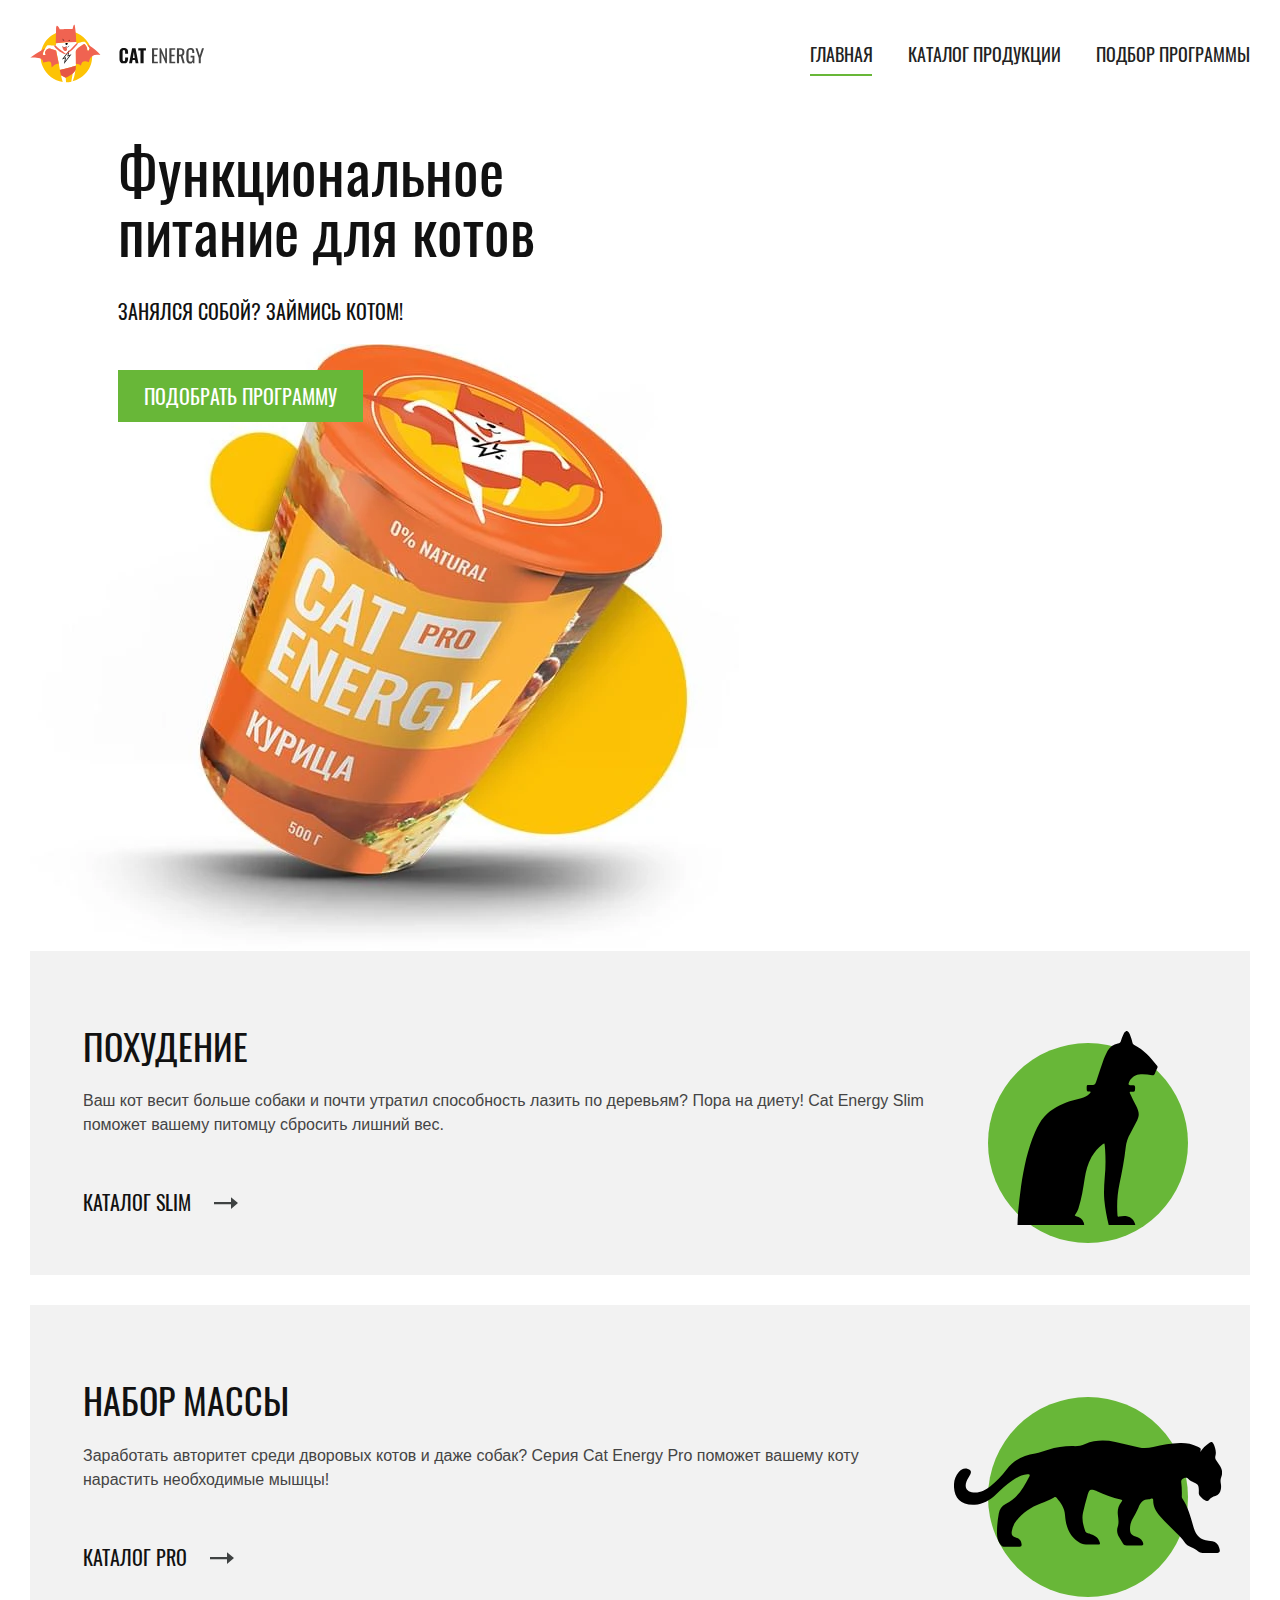
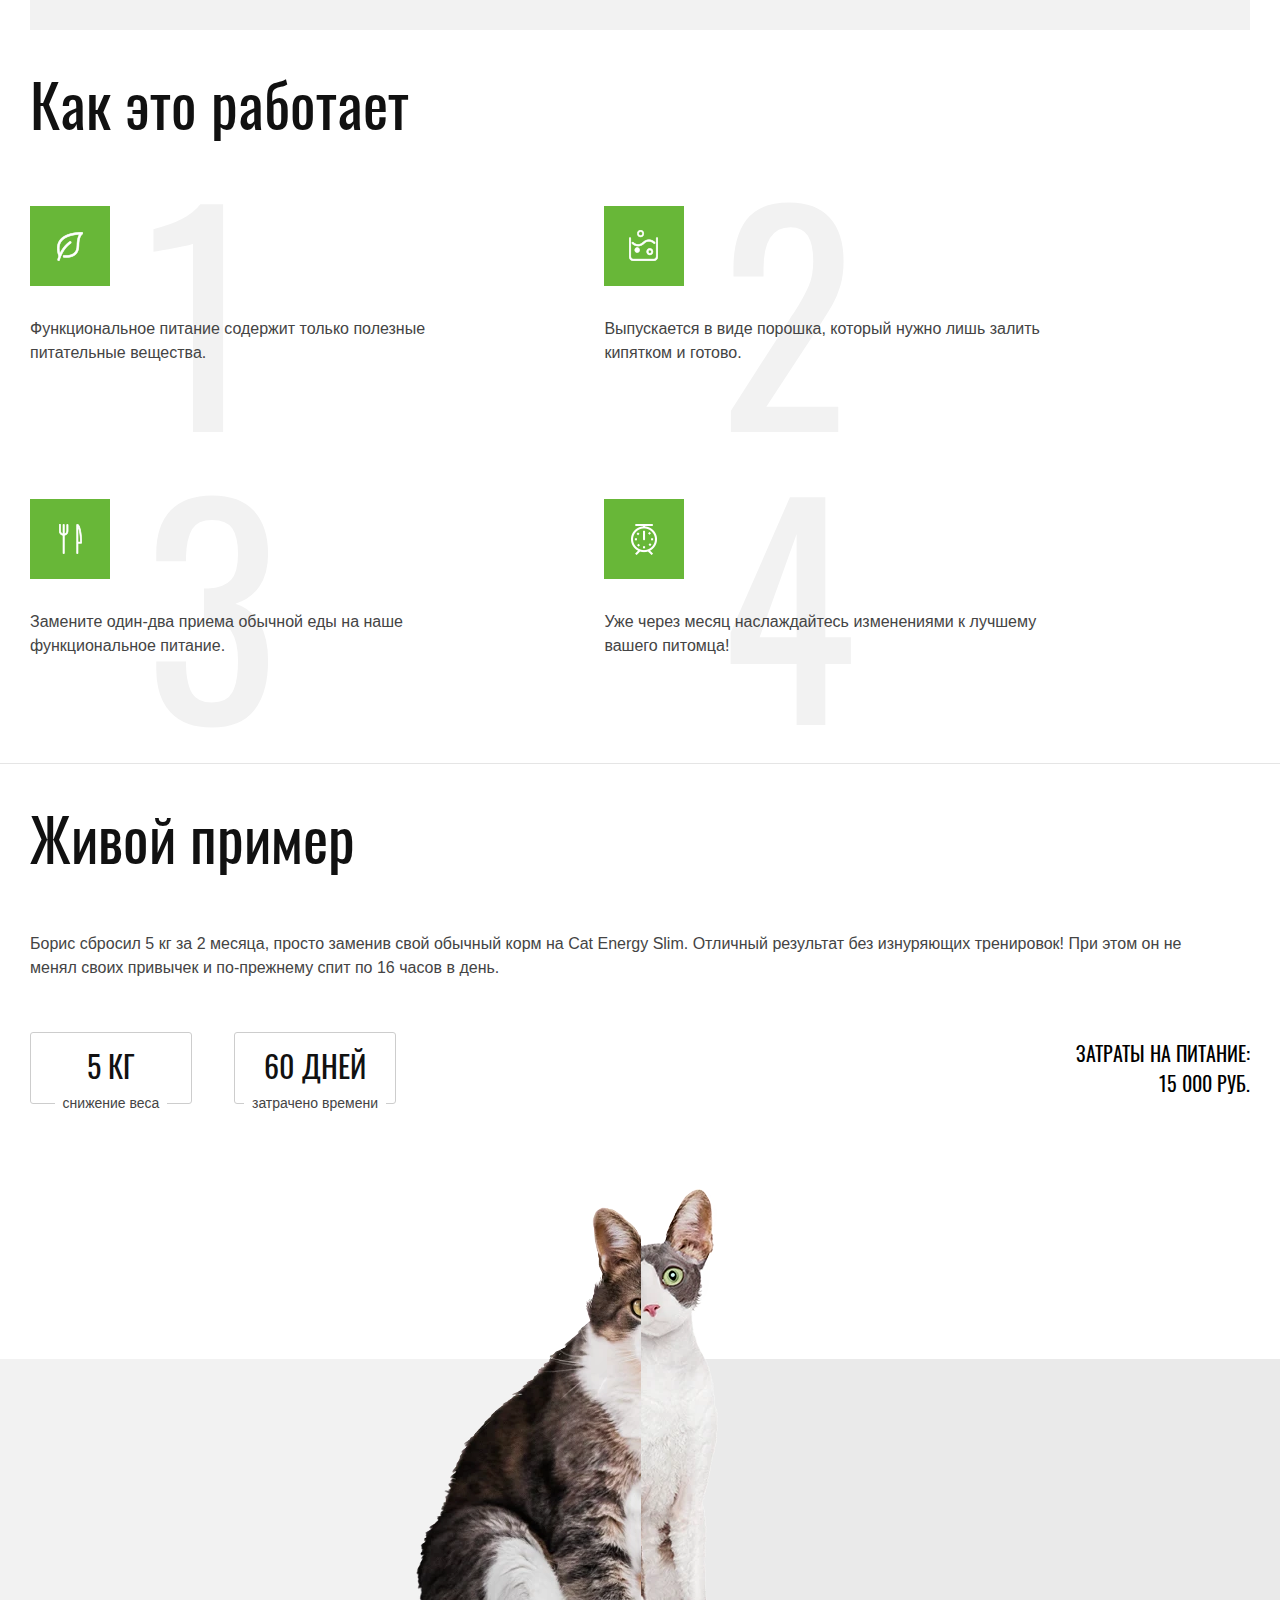
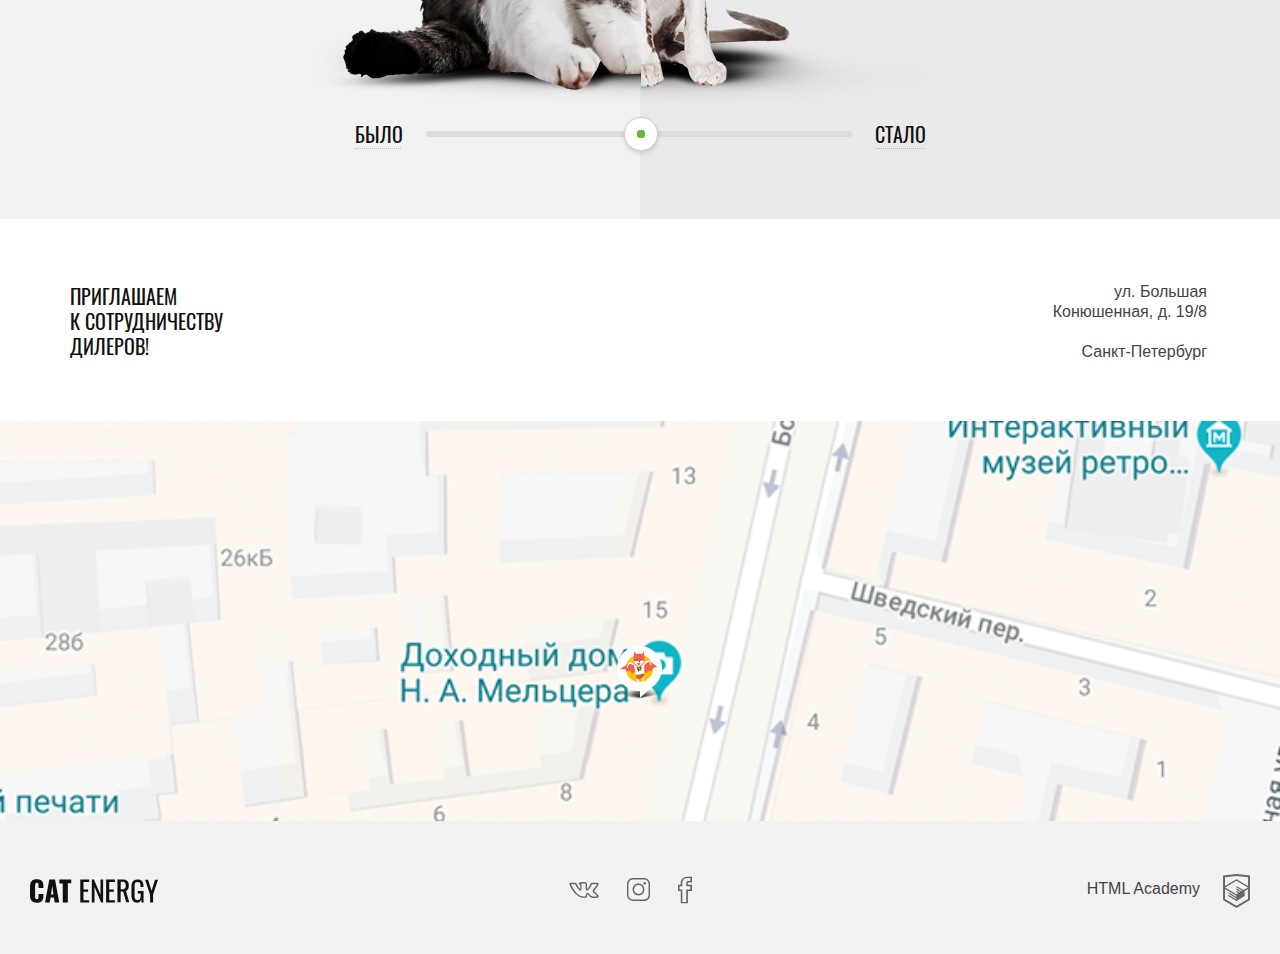
<file: index.html>
<!DOCTYPE html>
<html lang="ru">
  <head>
    <meta charset="utf-8">
    <title>HTML Academy: Кэт энерджи</title>
    <link href="css/style-min.css" rel="stylesheet">
    <meta name="viewport" content="width=device-width, initial-scale=1">
  </head>
  <body>
    <header class="page-header">
      <div class="page-header__wrapper">

        <div class="page-header__logo-wrapper">
          <a href="index.html" class="page-header__logo">
            <picture>
              <source srcset="./img/logo-desktop.svg" media="(min-width: 1300px)">
              <source srcset="./img/logo-tablet.svg" media="(min-width: 768px)">
              <img src="./img/logo-mobile.svg" width="191" height="39" alt="Cat Energy">
            </picture>
          </a>
        </div>

        <nav class="main-nav main-nav--nojs main-nav--index">
          <button class="main-nav__toggle" type="button">Меню</button>
          <ul class="main-nav__list">
            <li class="main-nav__item main-nav__item--active">
              <a class="main-nav__link" href="index.html">Главная</a>
            </li>
            <li class="main-nav__item">
              <a class="main-nav__link" href="catalog.html">Каталог продукции</a>
            </li>
            <li class="main-nav__item">
              <a class="main-nav__link" href="form.html">Подбор программы</a>
            </li>
          </ul>
        </nav>

      </div>
    </header>

    <main class="page-main">

      <section class="promo">
        <div class="promo__wrapper">

          <h1 class="promo__title">Функциональное питание для котов</h1>
          <p class="promo__slogan">Занялся собой? Займись котом!</p>
          <div class="promo__img">
            <picture>
              <source type="image/webp" srcset="./img/index-can-desktop@1x.webp 1x, ./img/index-can-desktop@2x.webp 2x" media="(min-width: 1300px)">
              <source type="image/webp" srcset="./img/index-can-tablet@1x.webp 1x, ./img/index-can-tablet@2x.webp 2x" media="(min-width: 768px)">
              <source type="image/webp" srcset="./img/index-can-mobile@1x.webp 1x, ./img/index-can-mobile@2x.webp 2x">

              <source srcset="./img/index-can-desktop@1x.png 1x, ./img/index-can-desktop@2x.png 2x" media="(min-width: 1300px)">
              <source srcset="./img/index-can-tablet@1x.jpg 1x, ./img/index-can-tablet@2x.jpg 2x" media="(min-width: 768px)">
              <img src="./img/index-can-mobile@1x.png" srcset="./img/index-can-mobile@2x.png 2x" width="280" height="270" alt="Cat Energy">
            </picture>
          </div>
          <a href="form.html" class="button promo__button">Подобрать программу</a>

        </div>
      </section>

      <section class="programs">
        <div class="programs__wrapper">

          <h2 class="visually-hidden">Программы питания</h2>

          <article class="programs__item programs__item--slim">
            <h3 class="programs__title">Похудение</h3>
            <p class="programs__desc">Ваш кот весит больше собаки и почти утратил способность лазить по деревьям? Пора на диету! Cat Energy Slim поможет вашему питомцу сбросить лишний вес.</p>
            <a href="catalog.html" class="programs__button">Каталог Slim</a>
          </article>

          <article class="programs__item programs__item--pro">
            <h3 class="programs__title">Набор массы</h3>
            <p class="programs__desc">Заработать авторитет среди дворовых котов и даже собак? Серия Cat Energy Pro поможет вашему коту нарастить необходимые мышцы!</p>
            <a href="catalog.html" class="programs__button">Каталог Pro</a>
          </article>

        </div>
      </section>

      <section class="advantage">
        <div class="advantage__wrapper">

          <h2 class="advantage__title">Как это работает</h2>

          <ul class="advantage__list">
            <li class="advantage__item advantage__item--leaf">
              <p class="advantage__text">Функциональное питание содержит только полезные питательные вещества.</p>
            </li>

            <li class="advantage__item advantage__item--powder">
              <p class="advantage__text">Выпускается в виде порошка, который нужно лишь залить кипятком и готово.</p>
            </li>

            <li class="advantage__item advantage__item--dining">
              <p class="advantage__text">Замените один-два приема обычной еды на наше функциональное питание.</p>
            </li>

            <li class="advantage__item advantage__item--clock">
              <p class="advantage__text">Уже через месяц наслаждайтесь изменениями к лучшему вашего&nbsp;питомца!</p>
            </li>
          </ul>

        </div>
      </section>

      <section class="example">
        <div class="example__wrapper">

          <div class="example__stats stats">
            <h2 class="stats__title">Живой пример</h2>
            <p class="stats__text">
              Борис сбросил 5 кг за 2 месяца, просто заменив свой обычный корм на Cat Energy Slim.
              Отличный результат без изнуряющих тренировок! При этом он не менял своих привычек и по-прежнему спит по 16 часов в день.
            </p>

            <div class="stats__wrapper">
              <ul class="stats__list">
                <li class="stats__item">
                  <p class="stats__value">5 кг</p>
                  <p class="stats__desc">Снижение веса</p>
                </li>
                <li class="stats__item">
                  <p class="stats__value">60 дней</p>
                  <p class="stats__desc">Затрачено времени</p>
                </li>
              </ul>
              <div class="stats__aftermath">
                <p class="stats__spent">Затраты на питание:</p>
                <p class="stats__spent">15 000 руб.</p>
              </div>
            </div>
          </div>

          <div class="example__change change">
            <div class="change__wrapper">
              <div class="change__img change__img--before">
                <picture>
                  <source type="image/webp" srcset="./img/before-desktop@1x.webp 1x, ./img/before-desktop@2x.webp 2x" media="(min-width: 1300px)">
                  <source type="image/webp" srcset="./img/before-tablet@1x.webp 1x, ./img/before-tablet@2x.webp 2x" media="(min-width: 768px)">
                  <source type="image/webp" srcset="./img/before-mobile@1x.webp 1x, ./img/before-mobile@2x.webp 2x">

                  <source srcset="./img/before-desktop@1x.png 1x, ./img/before-desktop@2x.png 2x" media="(min-width: 1300px)">
                  <source srcset="./img/before-tablet@1x.png 1x, ./img/before-tablet@2x.png 2x" media="(min-width: 768px)">
                  <img src="./img/before-mobile@1x.png" srcset="./img/before-mobile@2x.png 2x" width="320" height="240" alt="Кот Борис: до">
                </picture>
              </div>
              <div class="change__img change__img--after">
                <picture>
                  <source type="image/webp" srcset="./img/after-desktop@1x.webp 1x, ./img/after-desktop@2x.webp 2x" media="(min-width: 1300px)">
                  <source type="image/webp" srcset="./img/after-tablet@1x.webp 1x, ./img/after-tablet@2x.webp 2x" media="(min-width: 768px)">
                  <source type="image/webp" srcset="./img/after-mobile@1x.webp 1x, ./img/after-mobile@2x.webp 2x">

                  <source srcset="./img/after-desktop@1x.png 1x, ./img/after-desktop@2x.png 2x" media="(min-width: 1300px)">
                  <source srcset="./img/after-tablet@1x.png 1x, ./img/after-tablet@2x.png 2x" media="(min-width: 768px)">
                  <img src="./img/after-mobile@1x.png" srcset="./img/after-mobile@2x.png 2x" width="320" height="240" alt="Кот Борис: до">
                </picture>
              </div>
            </div>
            <div class="change__switch">
              <label class="change__label change__label--before">Было</label>
              <div class="change__button-bar">
                <button class="change__button" type="button"></button>
              </div>
              <label class="change__label change__label--after">Стало</label>
            </div>
          </div>

        </div>
      </section>

      <section class="contact">

        <div class="contact__wrapper">
          <div class="contact__info">
            <h3 class="contact__title">Приглашаем к&nbsp;сотрудничеству дилеров!</h3>
            <div class="contact__address">
              <p class="contact__text">ул. Большая Конюшенная, д. 19/8</p>
              <p class="contact__text">Санкт-Петербург</p>
            </div>
          </div>
        </div>

        <div class="contact__map" id="map">
        </div>

      </section>

    </main>

    <footer class="page-footer">
      <div class="page-footer__wrapper">

        <a href="index.html" class="page-footer__logo">
          <img src="./img/logo-footer.svg" width="128" height="24" alt="Cat Energy">
        </a>

        <ul class="page-footer__social social">
          <li class="social__item">
            <a href="https://vk.com" target="_blank" class="social__link social__link--vk" aria-label="Мы ВКонтакте">
              <svg width="22" height="12">
                <use xlink:href="./img/sprite.svg#icon-vk"></use>
              </svg>
            </a>
          </li>
          <li class="social__item">
            <a href="https://instagram.com" target="_blank" class="social__link social__link--insta" aria-label="Мы в Инстаграме">
              <svg width="17" height="17">
                <use xlink:href="./img/sprite.svg#icon-insta"></use>
              </svg>
            </a>
          </li>
          <li class="social__item">
            <a href="https://facebook.com" target="_blank" class="social__link social__link--fb" aria-label="Мы в Фейсбуке">
              <svg width="10" height="19">
                <use xlink:href="./img/sprite.svg#icon-fb"></use>
              </svg>
            </a>
          </li>
        </ul>

        <a href="https://htmlacademy.ru/intensive/adaptive" target="_blank" class="page-footer__copyright copyright">
          <p class="copyright__text">HTML Academy</p>
          <svg width="27" height="34" viewBox="0 0 26.943 34.09">
              <path d="M13.62.017L13.472 0 0 1.412v24.661l13.473 8.017 13.43-7.99.042-.025V1.412L13.62.017zm11.399 12.11L13.495 5.334l-.001-.104-.087.05-.088-.056v.109L1.925 12.118V3.147l11.548-1.212L25.02 3.147v8.98zm-11.614-5.34L24.923 13.5l-4.479 2.64-7.093-4.221-.014 1.415 5.904 3.513-.86.507-5.03-2.992-.014 1.415 3.827 2.275-.782.523-3.031-1.787-.014 1.413 1.853 1.091-1.8 1.081-11.356-6.751 11.371-6.835zm-11.48 8.34l11.411 6.791.016 1.044-7.942-4.728-.015 1.416 7.979 4.795.018 1.076-7.973-4.74-.013 1.414 8.021 4.822.046.025 8.143-4.872-.011-5.177 3.415-2.036v10.021L13.472 31.85 1.925 24.979v-9.852z"></path>
          </svg>
        </a>

      </div>
    </footer>

    <script src="./js/picturefill-min.js"></script>
    <script src="./js/svgxuse.js"></script>
    <script src="https://api-maps.yandex.ru/2.1?bab3bdb3-8438-46cd-a063-248910568936&load=package.full&lang=ru_RU"></script>
    <script src="./js/menu.js"></script>
    <script src="./js/boris.js"></script>
    <script src="./js/map.js"></script>
  </body>
</html>
</file>
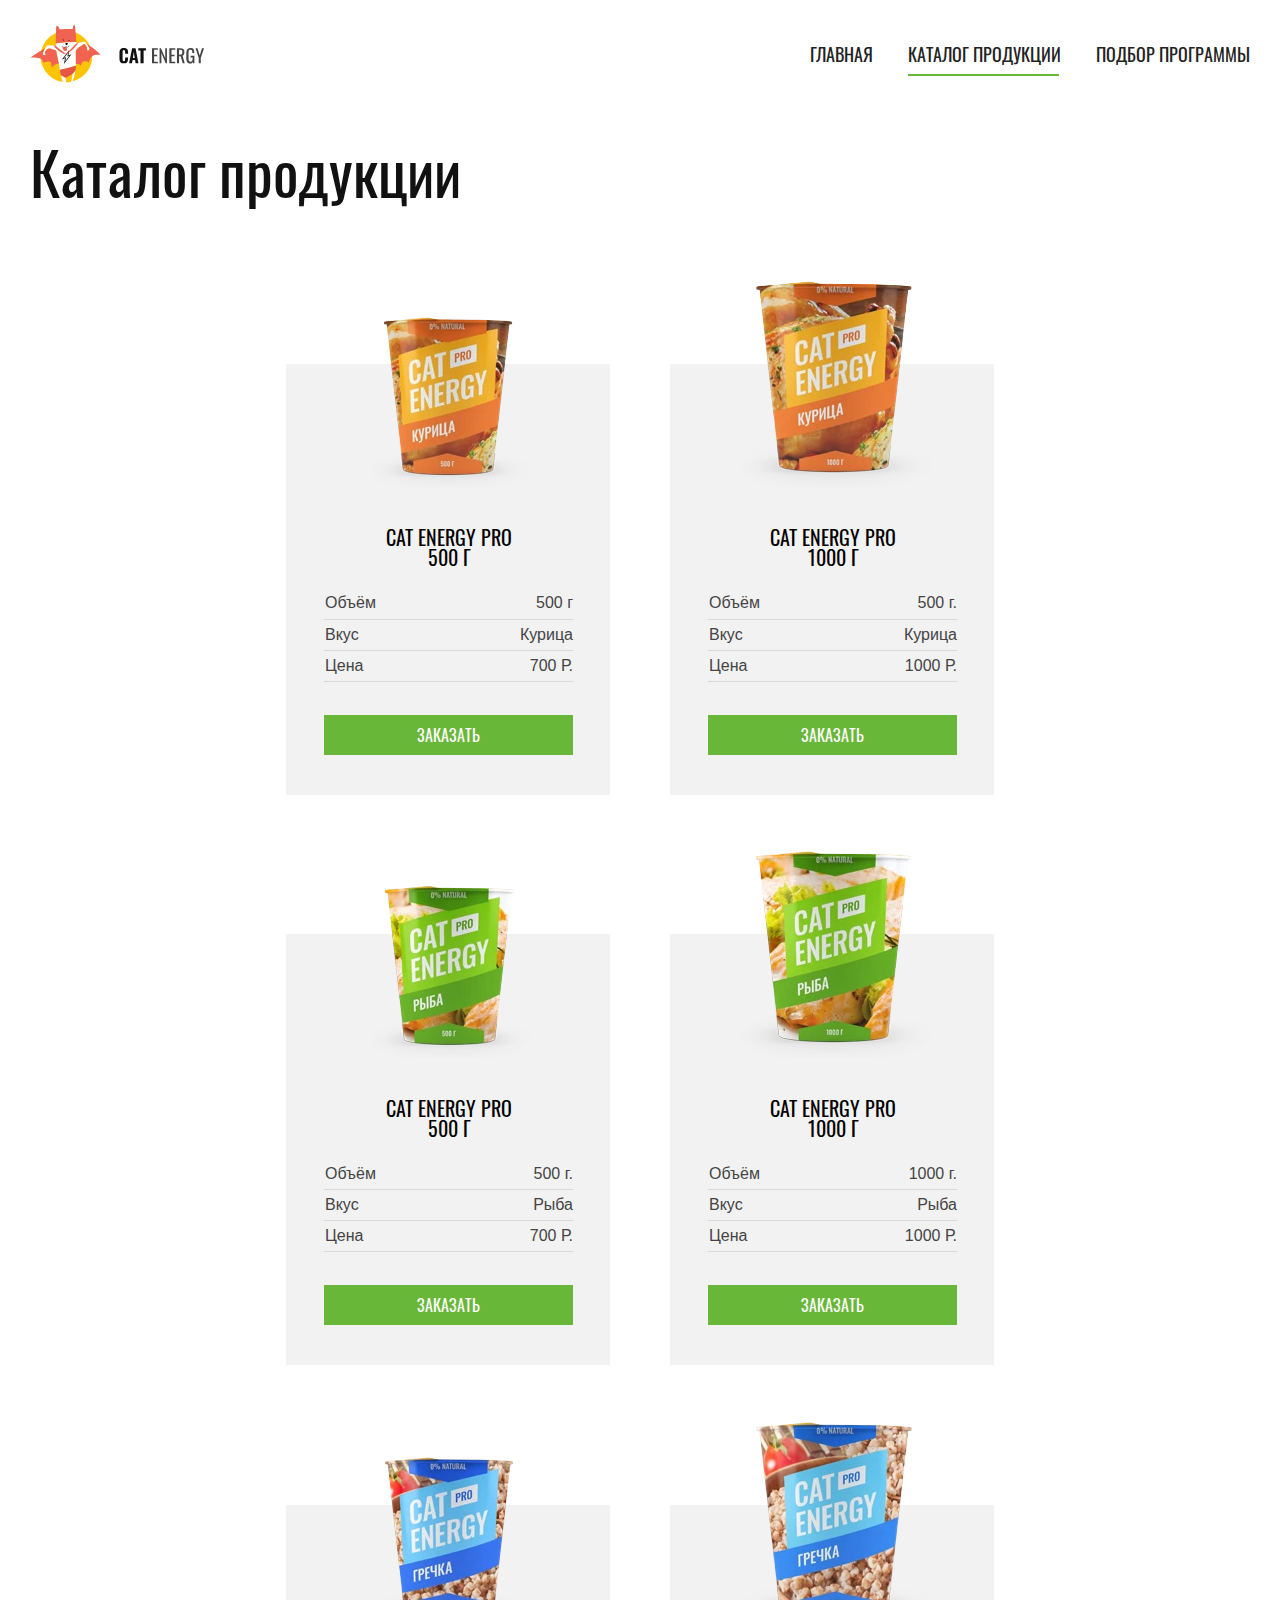
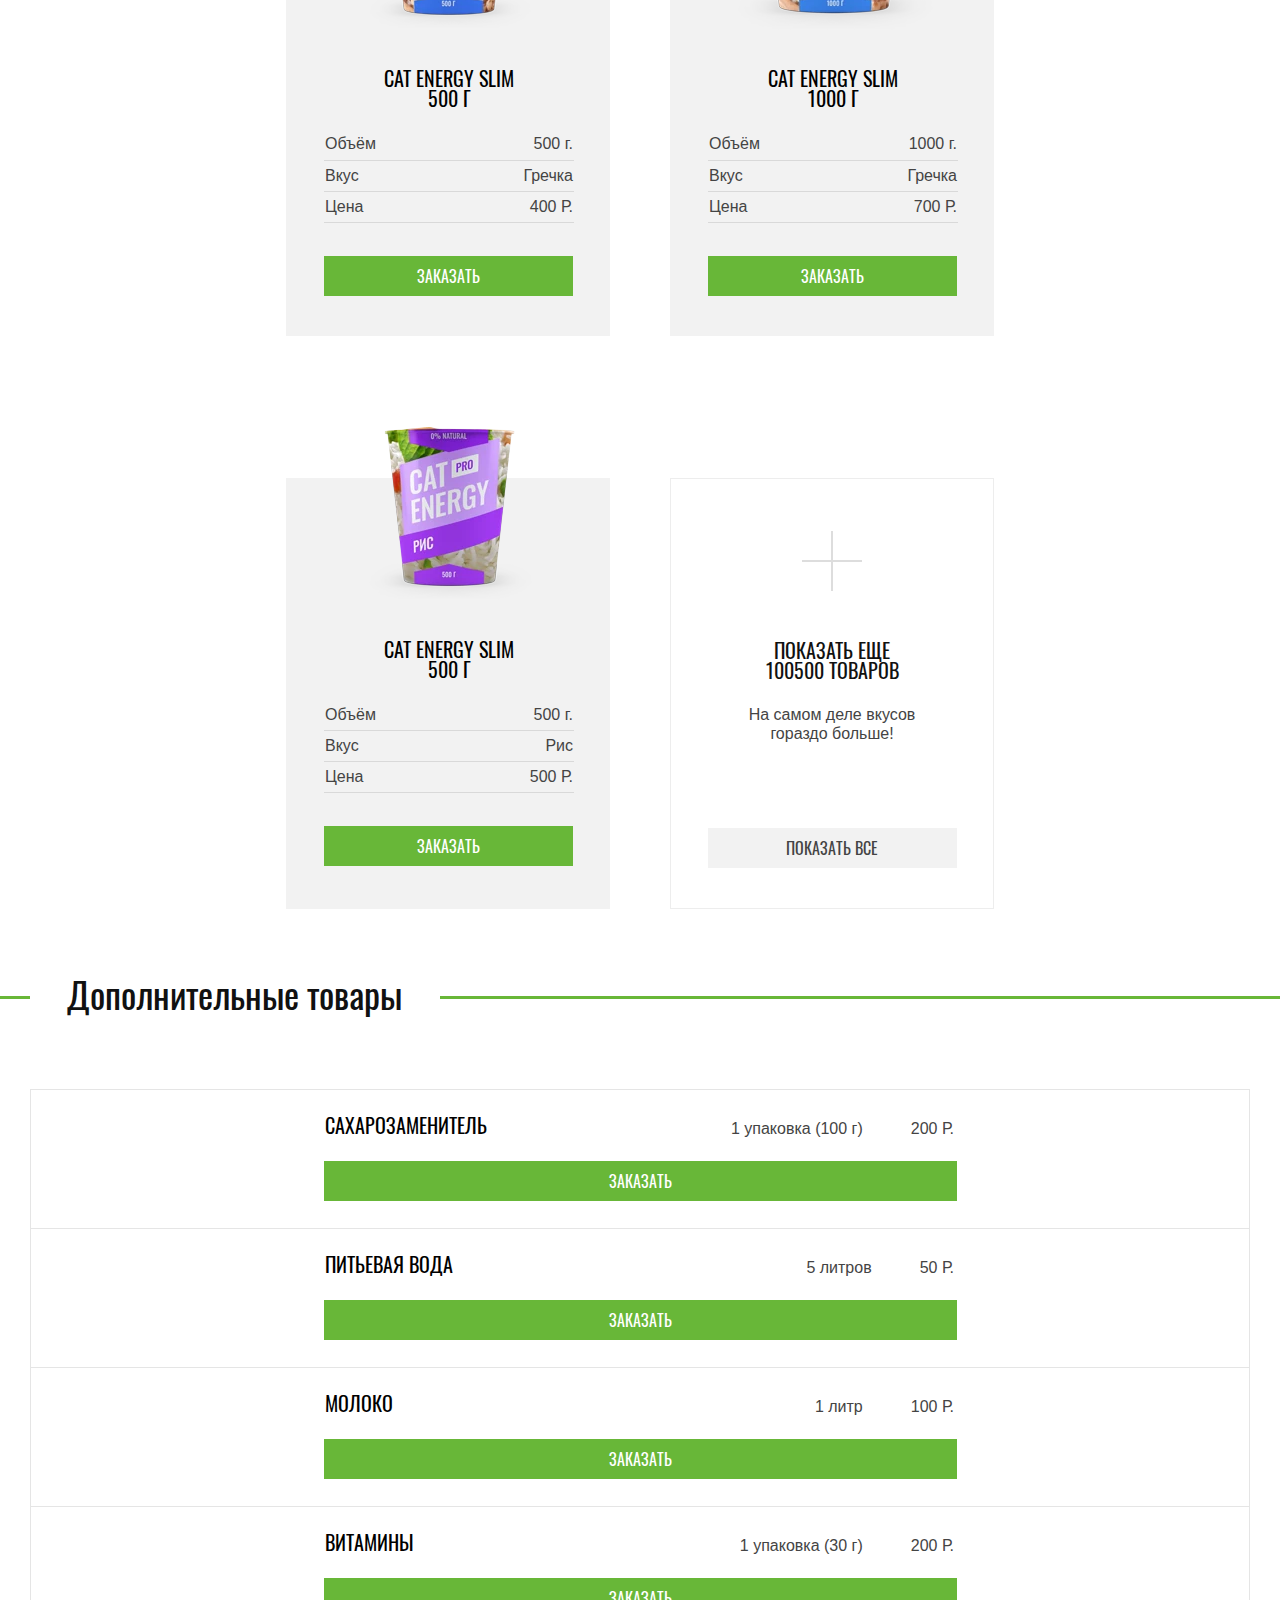
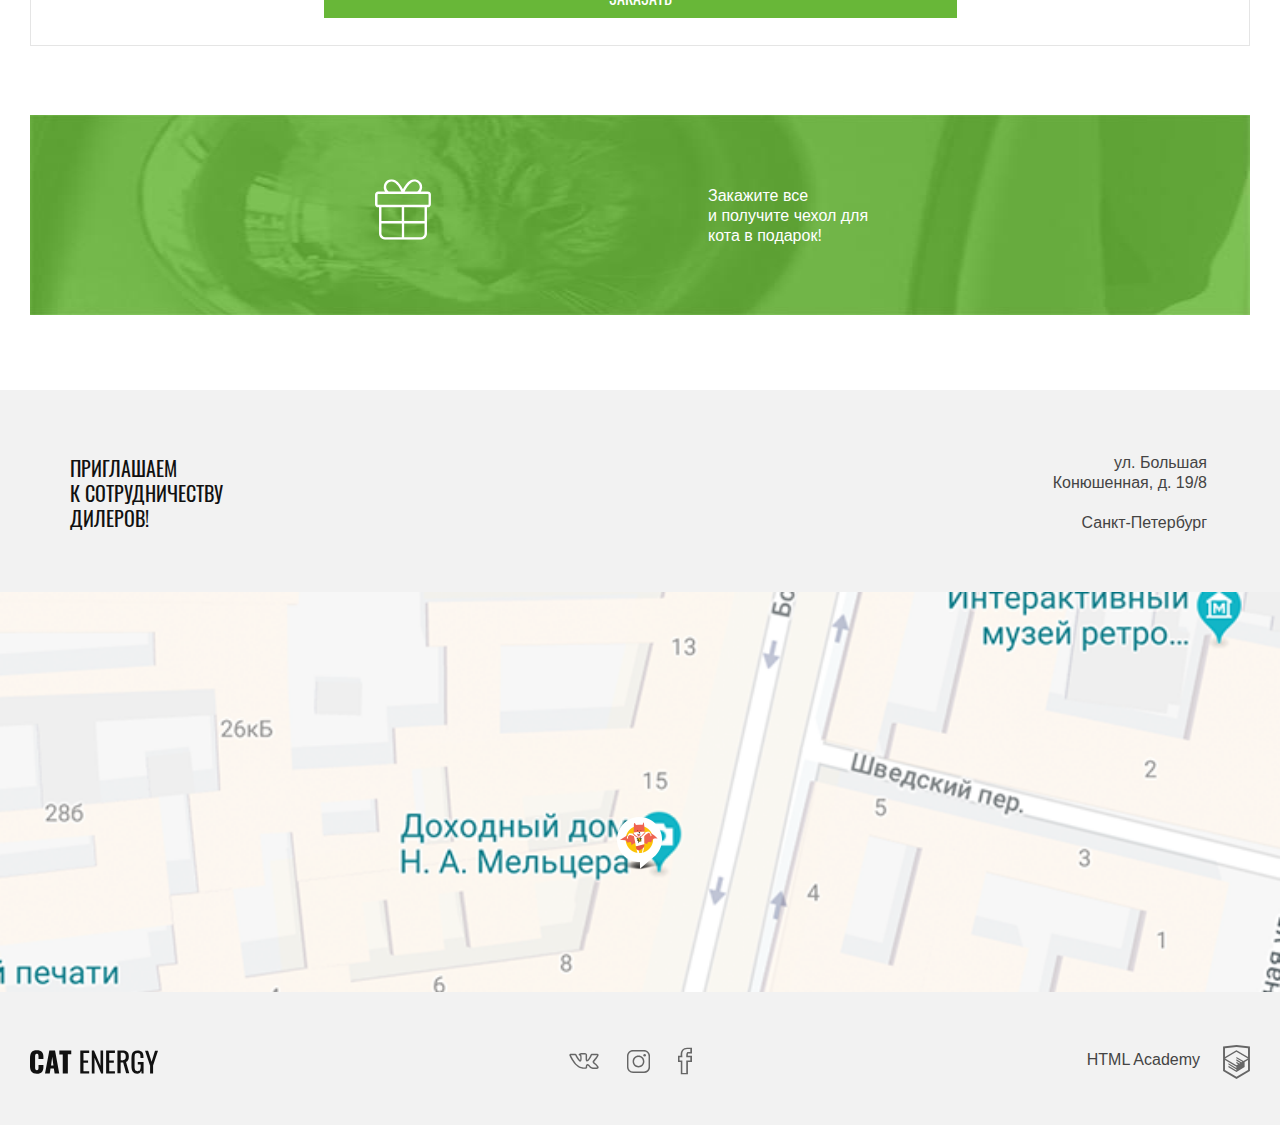
<file: catalog.html>
<!DOCTYPE html>
<html lang="ru">
  <head>
    <meta charset="utf-8">
    <title>HTML Academy: Кэт энерджи</title>
    <link href="css/style-min.css" rel="stylesheet">
    <meta name="viewport" content="width=device-width, initial-scale=1">
  </head>
  <body>
    <header class="page-header">
      <div class="page-header__wrapper">

        <div class="page-header__logo-wrapper">
          <a href="index.html" class="page-header__logo">
            <picture>
              <source srcset="./img/logo-desktop.svg" media="(min-width: 1300px)">
              <source srcset="./img/logo-tablet.svg" media="(min-width: 768px)">
              <img src="./img/logo-mobile.svg" width="191" height="39" alt="Cat Energy">
            </picture>
          </a>
        </div>

        <nav class="main-nav main-nav--nojs">
          <button class="main-nav__toggle" type="button">Меню</button>
          <ul class="main-nav__list">
            <li class="main-nav__item">
              <a class="main-nav__link" href="index.html">Главная</a>
            </li>
            <li class="main-nav__item main-nav__item--active">
              <a class="main-nav__link" href="catalog.html">Каталог продукции</a>
            </li>
            <li class="main-nav__item">
              <a class="main-nav__link" href="form.html">Подбор программы</a>
            </li>
          </ul>
        </nav>

      </div>
    </header>

    <main class="page-main">

      <section class="catalog">
        <div class="catalog__wrapper">

          <h1 class="catalog__title">Каталог продукции</h1>

          <ul class="catalog__list">
            <li class="catalog__item product">
              <div class="product__wrapper">
                <a href="#" class="product__img">
                  <picture>
                    <source type="image/webp" srcset="./img/chicken-small-desktop@1x.webp 1x, ./img/chicken-small-desktop@2x.webp 2x" media="(min-width: 1300px)">
                    <source type="image/webp" srcset="./img/chicken-small-tablet@1x.webp 1x, ./img/chicken-small-tablet@2x.webp 2x" media="(min-width: 768px)">
                    <source type="image/webp" srcset="./img/chicken-small-mobile@1x.webp 1x, ./img/chicken-small-mobile@2x.webp 2x">

                    <source srcset="./img/chicken-small-desktop@1x.png 1x, ./img/chicken-small-desktop@2x.png 2x" media="(min-width: 1300px)">
                    <source srcset="./img/chicken-small-tablet@1x.png 1x, ./img/chicken-small-tablet@2x.png 2x" media="(min-width: 768px)">
                    <img src="./img/chicken-small-mobile@1x.jpg" srcset="./img/chicken-small-mobile@2x.jpg 2x" width="140" height="144" alt="Cat Energy Pro Курица">
                  </picture>
                </a>
                <div class="product__description">
                  <h3 class="product__title"><a href="#">Cat Energy Pro 500 Г</a></h3>
                  <table class="product__properties">
                    <tr class="product__row">
                      <th class="product__prop-desc">Объём</th>
                      <td class="product__prop-value">500 г</td>
                    </tr>
                    <tr class="product__row">
                      <th class="product__prop-desc">Вкус</th>
                      <td class="product__prop-value">Курица</td>
                    </tr>
                    <tr class="product__row">
                      <th class="product__prop-desc">Цена</th>
                      <td class="product__prop-value">700 Р.</td>
                    </tr>
                  </table>
                </div>
              </div>
              <a href="#" class="button product__button">Заказать</a>
            </li>
            <li class="catalog__item product">
              <div class="product__wrapper">
                <a href="#" class="product__img">
                  <picture>
                    <source type="image/webp" srcset="./img/chicken-big-desktop@1x.webp 1x, ./img/chicken-big-desktop@2x.webp 2x" media="(min-width: 1300px)">
                    <source type="image/webp" srcset="./img/chicken-big-tablet@1x.webp 1x, ./img/chicken-big-tablet@2x.webp 2x" media="(min-width: 768px)">
                    <source type="image/webp" srcset="./img/chicken-big-mobile@1x.webp 1x, ./img/chicken-big-mobile@2x.webp 2x">

                    <source srcset="./img/chicken-big-desktop@1x.png 1x, ./img/chicken-big-desktop@2x.png 2x" media="(min-width: 1300px)">
                    <source srcset="./img/chicken-big-tablet@1x.png 1x, ./img/chicken-big-tablet@2x.png 2x" media="(min-width: 768px)">
                    <img src="./img/chicken-big-mobile@1x.jpg" srcset="./img/chicken-big-mobile@2x.jpg 2x" width="140" height="144" alt="Cat Energy Pro Курица">
                  </picture>
                </a>
                <div class="product__description">
                  <h3 class="product__title"><a href="#">Cat Energy Pro 1000 Г</a></h3>
                  <table class="product__properties">
                    <tr class="product__row">
                      <th class="product__prop-desc">Объём</th>
                      <td class="product__prop-value">500 г.</td>
                    </tr>
                    <tr class="product__row">
                      <th class="product__prop-desc">Вкус</th>
                      <td class="product__prop-value">Курица</td>
                    </tr>
                    <tr class="product__row">
                      <th class="product__prop-desc">Цена</th>
                      <td class="product__prop-value">1000 Р.</td>
                    </tr>
                  </table>
                </div>
              </div>
              <a href="#" class="button product__button">Заказать</a>
            </li>
            <li class="catalog__item product">
              <div class="product__wrapper">
                <a href="#" class="product__img">
                  <picture>
                    <source type="image/webp" srcset="./img/fish-small-desktop@1x.webp 1x, ./img/fish-small-desktop@2x.webp 2x" media="(min-width: 1300px)">
                    <source type="image/webp" srcset="./img/fish-small-tablet@1x.webp 1x, ./img/fish-small-tablet@2x.webp 2x" media="(min-width: 768px)">
                    <source type="image/webp" srcset="./img/fish-small-mobile@1x.webp 1x, ./img/fish-small-mobile@2x.webp 2x">

                    <source srcset="./img/fish-small-desktop@1x.png 1x, ./img/fish-small-desktop@2x.png 2x" media="(min-width: 1300px)">
                    <source srcset="./img/fish-small-tablet@1x.png 1x, ./img/fish-small-tablet@2x.png 2x" media="(min-width: 768px)">
                    <img src="./img/fish-small-mobile@1x.jpg" srcset="./img/fish-small-mobile@2x.jpg 2x" width="140" height="144" alt="Cat Energy Pro Рыба">
                  </picture>
                </a>
                <div class="product__description">
                  <h3 class="product__title"><a href="#">Cat Energy Pro 500 Г</a></h3>
                  <table class="product__properties">
                    <tr class="product__row">
                      <th class="product__prop-desc">Объём</th>
                      <td class="product__prop-value">500 г.</td>
                    </tr>
                    <tr class="product__row">
                      <th class="product__prop-desc">Вкус</th>
                      <td class="product__prop-value">Рыба</td>
                    </tr>
                    <tr class="product__row">
                      <th class="product__prop-desc">Цена</th>
                      <td class="product__prop-value">700 Р.</td>
                    </tr>
                  </table>
                </div>
              </div>
              <a href="#" class="button product__button">Заказать</a>
            </li>
            <li class="catalog__item product">
              <div class="product__wrapper">
                <a href="#" class="product__img">
                  <picture>
                    <source type="image/webp" srcset="./img/fish-big-desktop@1x.webp 1x, ./img/fish-big-desktop@2x.webp 2x" media="(min-width: 1300px)">
                    <source type="image/webp" srcset="./img/fish-big-tablet@1x.webp 1x, ./img/fish-big-tablet@2x.webp 2x" media="(min-width: 768px)">
                    <source type="image/webp" srcset="./img/fish-big-mobile@1x.webp 1x, ./img/fish-big-mobile@2x.webp 2x">

                    <source srcset="./img/fish-big-desktop@1x.png 1x, ./img/fish-big-desktop@2x.png 2x" media="(min-width: 1300px)">
                    <source srcset="./img/fish-big-tablet@1x.png 1x, ./img/fish-big-tablet@2x.png 2x" media="(min-width: 768px)">
                    <img src="./img/fish-big-mobile@1x.jpg" srcset="./img/fish-big-mobile@2x.jpg 2x" width="140" height="144" alt="Cat Energy Pro Рыба">
                  </picture>
                </a>
                <div class="product__description">
                  <h3 class="product__title"><a href="#">Cat Energy Pro 1000 Г</a></h3>
                  <table class="product__properties">
                    <tr class="product__row">
                      <th class="product__prop-desc">Объём</th>
                      <td class="product__prop-value">1000 г.</td>
                    </tr>
                    <tr class="product__row">
                      <th class="product__prop-desc">Вкус</th>
                      <td class="product__prop-value">Рыба</td>
                    </tr>
                    <tr class="product__row">
                      <th class="product__prop-desc">Цена</th>
                      <td class="product__prop-value">1000 Р.</td>
                    </tr>
                  </table>
                </div>
              </div>
              <a href="#" class="button product__button">Заказать</a>
            </li>
            <li class="catalog__item product">
              <div class="product__wrapper">
                <a href="#" class="product__img">
                  <picture>
                    <source type="image/webp" srcset="./img/buckwheat-small-desktop@1x.webp 1x, ./img/buckwheat-small-desktop@2x.webp 2x" media="(min-width: 1300px)">
                    <source type="image/webp" srcset="./img/buckwheat-small-tablet@1x.webp 1x, ./img/buckwheat-small-tablet@2x.webp 2x" media="(min-width: 768px)">
                    <source type="image/webp" srcset="./img/buckwheat-small-mobile@1x.webp 1x, ./img/buckwheat-small-mobile@2x.webp 2x">

                    <source srcset="./img/buckwheat-small-desktop@1x.png 1x, ./img/buckwheat-small-desktop@2x.png 2x" media="(min-width: 1300px)">
                    <source srcset="./img/buckwheat-small-tablet@1x.png 1x, ./img/buckwheat-small-tablet@2x.png 2x" media="(min-width: 768px)">
                    <img src="./img/buckwheat-small-mobile@1x.jpg" srcset="./img/buckwheat-small-mobile@2x.jpg 2x" width="140" height="144" alt="Cat Energy Pro Гречка">
                  </picture>
                </a>
                <div class="product__description">
                  <h3 class="product__title"><a href="#">Cat Energy Slim 500 Г</a></h3>
                  <table class="product__properties">
                    <tr class="product__row">
                      <th class="product__prop-desc">Объём</th>
                      <td class="product__prop-value">500 г.</td>
                    </tr>
                    <tr class="product__row">
                      <th class="product__prop-desc">Вкус</th>
                      <td class="product__prop-value">Гречка</td>
                    </tr>
                    <tr class="product__row">
                      <th class="product__prop-desc">Цена</th>
                      <td class="product__prop-value">400 Р.</td>
                    </tr>
                  </table>
                </div>
              </div>
              <a href="#" class="button product__button">Заказать</a>
            </li>
            <li class="catalog__item product">
              <div class="product__wrapper">
                <a href="#" class="product__img">
                  <picture>
                    <source type="image/webp" srcset="./img/buckwheat-big-desktop@1x.webp 1x, ./img/buckwheat-big-desktop@2x.webp 2x" media="(min-width: 1300px)">
                    <source type="image/webp" srcset="./img/buckwheat-big-tablet@1x.webp 1x, ./img/buckwheat-big-tablet@2x.webp 2x" media="(min-width: 768px)">
                    <source type="image/webp" srcset="./img/buckwheat-big-mobile@1x.webp 1x, ./img/buckwheat-big-mobile@2x.webp 2x">

                    <source srcset="./img/buckwheat-big-desktop@1x.png 1x, ./img/buckwheat-big-desktop@2x.png 2x" media="(min-width: 1300px)">
                    <source srcset="./img/buckwheat-big-tablet@1x.png 1x, ./img/buckwheat-big-tablet@2x.png 2x" media="(min-width: 768px)">
                    <img src="./img/buckwheat-big-mobile@1x.jpg" srcset="./img/buckwheat-big-mobile@2x.jpg 2x" width="140" height="144" alt="Cat Energy Pro Гречка">
                  </picture>
                </a>
                <div class="product__description">
                  <h3 class="product__title"><a href="#">Cat Energy Slim 1000 Г</a></h3>
                  <table class="product__properties">
                    <tr class="product__row">
                      <th class="product__prop-desc">Объём</th>
                      <td class="product__prop-value">1000 г.</td>
                    </tr>
                    <tr class="product__row">
                      <th class="product__prop-desc">Вкус</th>
                      <td class="product__prop-value">Гречка</td>
                    </tr>
                    <tr class="product__row">
                      <th class="product__prop-desc">Цена</th>
                      <td class="product__prop-value">700 Р.</td>
                    </tr>
                  </table>
                </div>
              </div>
              <a href="#" class="button product__button">Заказать</a>
            </li>
            <li class="catalog__item product">
              <div class="product__wrapper">
                <a href="#" class="product__img">
                  <picture>
                    <source type="image/webp" srcset="./img/rice-small-desktop@1x.webp 1x, ./img/rice-small-desktop@2x.webp 2x" media="(min-width: 1300px)">
                    <source type="image/webp" srcset="./img/rice-small-tablet@1x.webp 1x, ./img/rice-small-tablet@2x.webp 2x" media="(min-width: 768px)">
                    <source type="image/webp" srcset="./img/rice-small-mobile@1x.webp 1x, ./img/rice-small-mobile@2x.webp 2x">

                    <source srcset="./img/rice-small-desktop@1x.png 1x, ./img/rice-small-desktop@2x.png 2x" media="(min-width: 1300px)">
                    <source srcset="./img/rice-small-tablet@1x.png 1x, ./img/rice-small-tablet@2x.png 2x" media="(min-width: 768px)">
                    <img src="./img/rice-small-mobile@1x.jpg" srcset="./img/rice-small-mobile@2x.jpg 2x" width="140" height="144" alt="Cat Energy Pro Рис">
                  </picture>
                </a>
                <div class="product__description">
                  <h3 class="product__title"><a href="#">Cat Energy Slim 500 Г</a></h3>
                  <table class="product__properties">
                    <tr class="product__row">
                      <th class="product__prop-desc">Объём</th>
                      <td class="product__prop-value">500 г.</td>
                    </tr>
                    <tr class="product__row">
                      <th class="product__prop-desc">Вкус</th>
                      <td class="product__prop-value">Рис</td>
                    </tr>
                    <tr class="product__row">
                      <th class="product__prop-desc">Цена</th>
                      <td class="product__prop-value">500 Р.</td>
                    </tr>
                  </table>
                </div>
              </div>
              <a href="#" class="button product__button">Заказать</a>
            </li>
            <li class="catalog__item see-more">
              <h3 class="see-more__title">Показать еще 100500 товаров</h3>
              <small class="see-more__small">На самом деле вкусов гораздо больше!</small>
              <a href="#" class="button see-more__button">Показать все</a>
            </li>
          </ul>



        </div>
      </section>

      <section class="additional">
        <div class="additional__wrapper">

          <h2 class="additional__title">Дополнительные товары</h2>

          <ul class="additional__list">
            <li class="additional__item add-product">
              <div class="add-product__wrapper">
                <h3 class="add-product__title"><a href="#">Сахарозаменитель</a></h3>
                <table class="add-product__properties">
                  <tr class="add-product__row">
                    <th class="add-product__prop-desc">1 упаковка (100 г)</th>
                    <td class="add-product__prop-value">200 Р.</td>
                  </tr>
                </table>
              </div>
              <a href="#" class="button add-product__button">Заказать</a>
            </li>
            <li class="additional__item add-product">
              <div class="add-product__wrapper">
                <h3 class="add-product__title"><a href="#">Питьевая вода</a></h3>
                <table class="add-product__properties">
                  <tr class="add-product__row">
                    <th class="add-product__prop-desc">5 литров</th>
                    <td class="add-product__prop-value">50 Р.</td>
                  </tr>
                </table>
              </div>
              <a href="#" class="button add-product__button">Заказать</a>
            </li>
            <li class="additional__item add-product">
              <div class="add-product__wrapper">
                <h3 class="add-product__title"><a href="#">Молоко</a></h3>
                <table class="add-product__properties">
                  <tr class="add-product__row">
                    <th class="add-product__prop-desc">1 литр</th>
                    <td class="add-product__prop-value">100 Р.</td>
                  </tr>
                </table>
              </div>
              <a href="#" class="button add-product__button">Заказать</a>
            </li>
            <li class="additional__item add-product">
              <div class="add-product__wrapper">
                <h3 class="add-product__title"><a href="#">Витамины</a></h3>
                <table class="add-product__properties">
                  <tr class="add-product__row">
                    <th class="add-product__prop-desc">1 упаковка (30 г)</th>
                    <td class="add-product__prop-value">200 Р.</td>
                  </tr>
                </table>
              </div>
              <a href="#" class="button add-product__button">Заказать</a>
            </li>
          </ul>

          <div class="additional__bonus bonus">
            <div class="bonus__wrapper">
              <div class="bonus__img">
                <svg width="56" height="61" x="0px" y="0px" viewBox="0 0 55.5 60">
                  <use xlink:href="./img/sprite.svg#icon-gift"></use>
                </svg>
              </div>
              <p class="bonus__offer">Закажите все и&nbsp;получите чехол для кота в подарок!</p>
            </div>
          </div>

        </div>
      </section>

      <section class="contact contact--grey">

        <div class="contact__wrapper">
          <div class="contact__info">
            <h3 class="contact__title">Приглашаем к&nbsp;сотрудничеству дилеров!</h3>
            <div class="contact__address">
              <p class="contact__text">ул. Большая Конюшенная, д. 19/8</p>
              <p class="contact__text">Санкт-Петербург</p>
            </div>
          </div>
        </div>

        <div class="contact__map" id="map">
        </div>

      </section>

    </main>

    <footer class="page-footer">
      <div class="page-footer__wrapper">

        <a href="index.html" class="page-footer__logo">
          <img src="./img/logo-footer.svg" width="128" height="24" alt="Cat Energy">
        </a>

        <ul class="page-footer__social social">
          <li class="social__item">
            <a href="https://vk.com" target="_blank" class="social__link social__link--vk" aria-label="Мы ВКонтакте">
              <svg width="22" height="12">
                <use xlink:href="./img/sprite.svg#icon-vk"></use>
              </svg>
            </a>
          </li>
          <li class="social__item">
            <a href="https://instagram.com" target="_blank" class="social__link social__link--insta" aria-label="Мы в Инстаграме">
              <svg width="17" height="17">
                <use xlink:href="./img/sprite.svg#icon-insta"></use>
              </svg>
            </a>
          </li>
          <li class="social__item">
            <a href="https://facebook.com" target="_blank" class="social__link social__link--fb" aria-label="Мы в Фейсбуке">
              <svg width="10" height="19">
                <use xlink:href="./img/sprite.svg#icon-fb"></use>
              </svg>
            </a>
          </li>
        </ul>

        <a href="https://htmlacademy.ru/intensive/adaptive" target="_blank" class="page-footer__copyright copyright">
          <p class="copyright__text">HTML Academy</p>
          <svg width="27" height="34" viewBox="0 0 26.943 34.09">
              <path d="M13.62.017L13.472 0 0 1.412v24.661l13.473 8.017 13.43-7.99.042-.025V1.412L13.62.017zm11.399 12.11L13.495 5.334l-.001-.104-.087.05-.088-.056v.109L1.925 12.118V3.147l11.548-1.212L25.02 3.147v8.98zm-11.614-5.34L24.923 13.5l-4.479 2.64-7.093-4.221-.014 1.415 5.904 3.513-.86.507-5.03-2.992-.014 1.415 3.827 2.275-.782.523-3.031-1.787-.014 1.413 1.853 1.091-1.8 1.081-11.356-6.751 11.371-6.835zm-11.48 8.34l11.411 6.791.016 1.044-7.942-4.728-.015 1.416 7.979 4.795.018 1.076-7.973-4.74-.013 1.414 8.021 4.822.046.025 8.143-4.872-.011-5.177 3.415-2.036v10.021L13.472 31.85 1.925 24.979v-9.852z"></path>
          </svg>
        </a>

      </div>
    </footer>

    <script src="./js/picturefill-min.js"></script>
    <script src="./js/svgxuse.js"></script>
    <script src="https://api-maps.yandex.ru/2.1?bab3bdb3-8438-46cd-a063-248910568936&load=package.full&lang=ru_RU"></script>
    <script src="./js/menu.js"></script>
    <script src="./js/map.js"></script>
  </body>
</html>
</file>
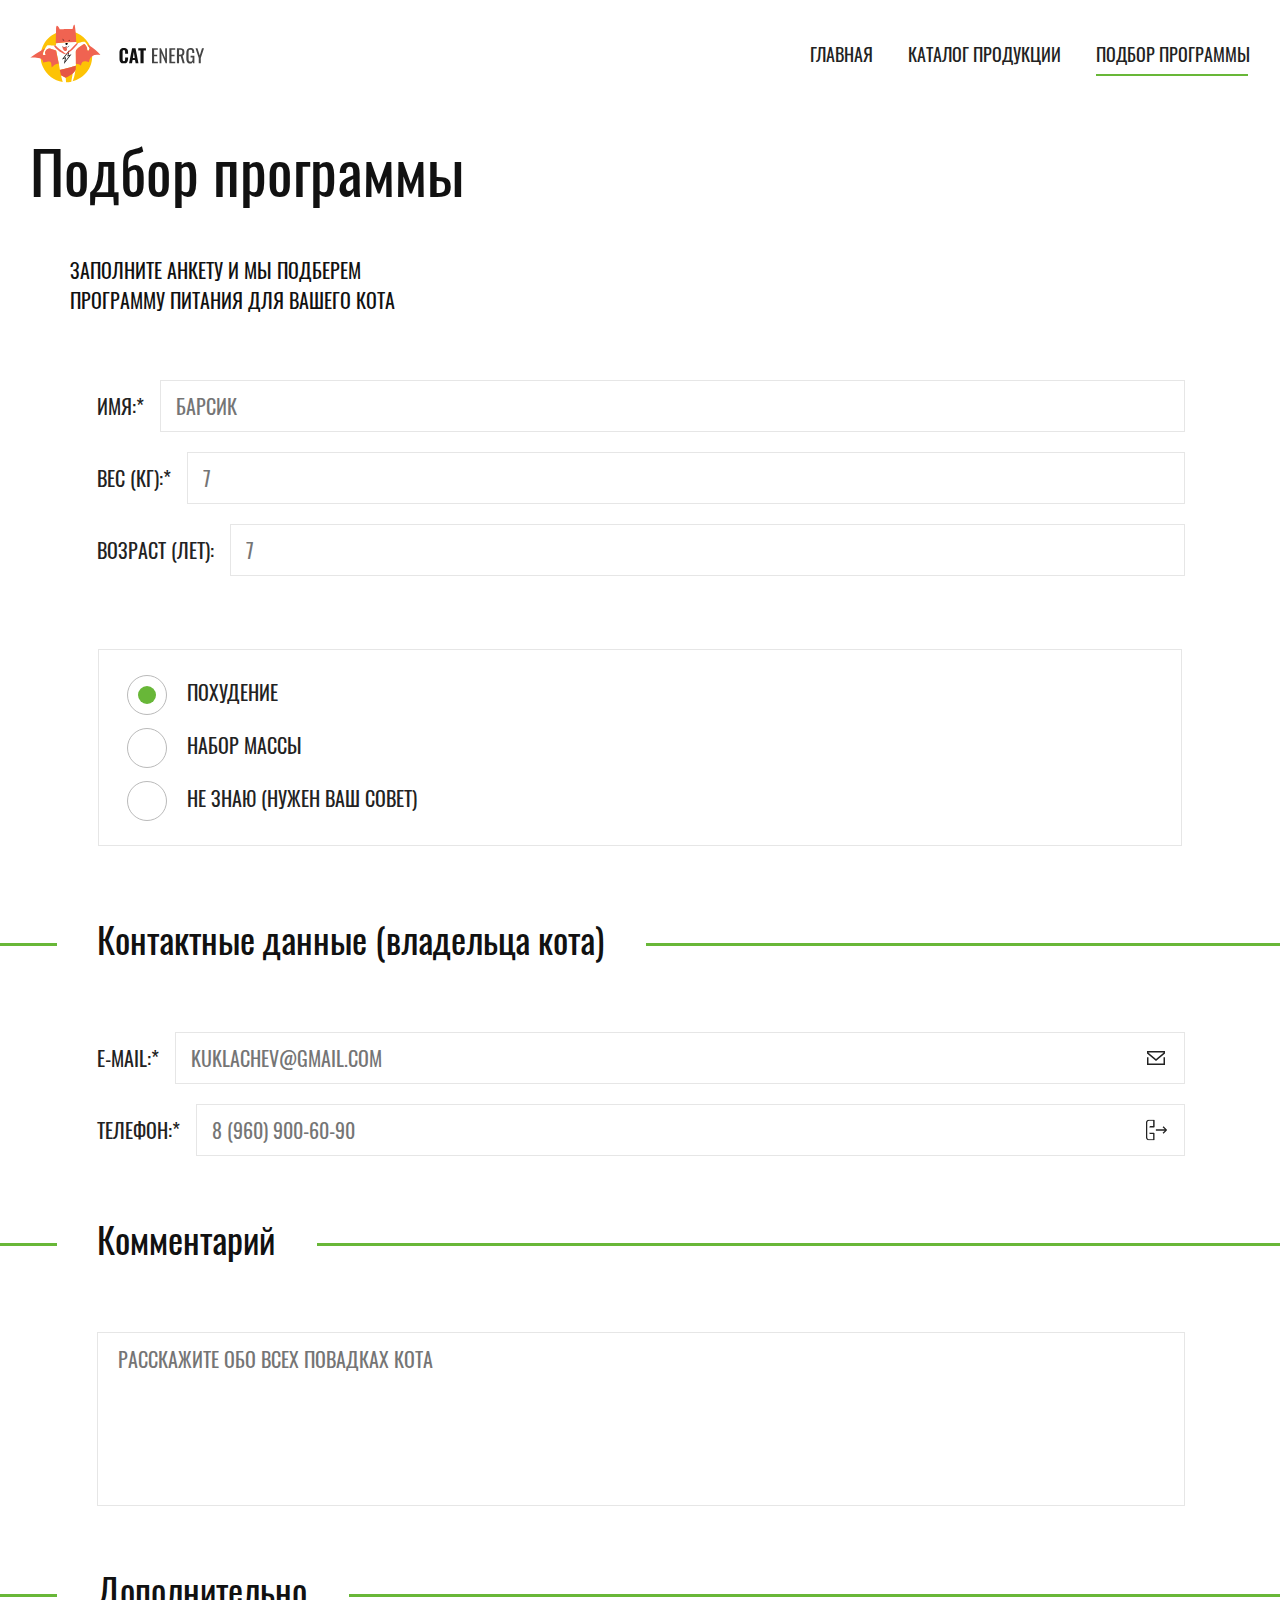
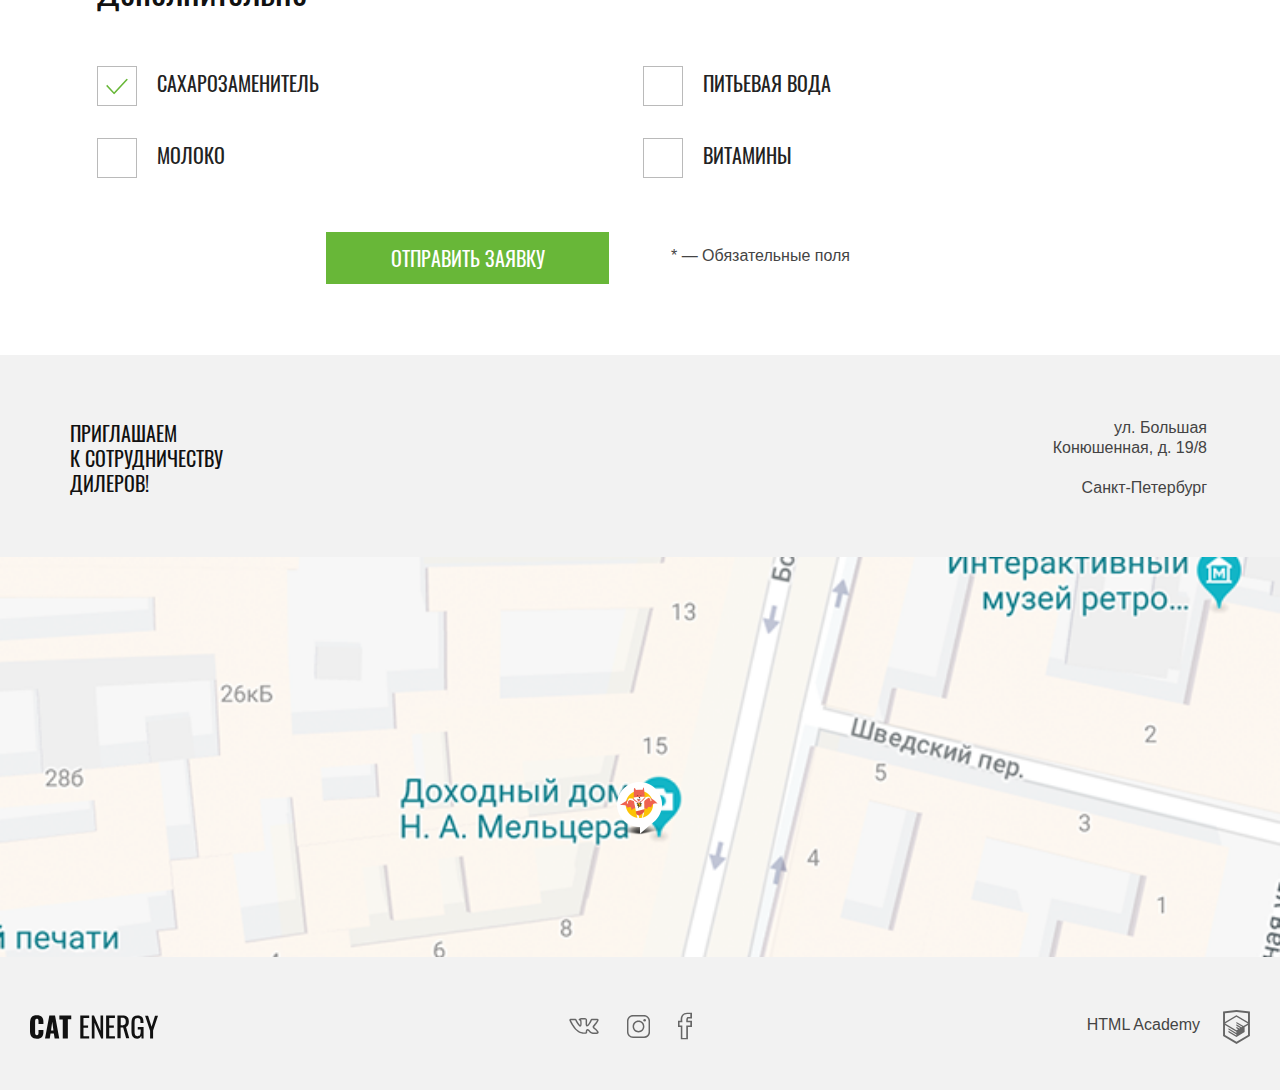
<file: form.html>
<!DOCTYPE html>
<html lang="ru">
  <head>
    <meta charset="utf-8">
    <title>HTML Academy: Кэт энерджи</title>
    <link href="css/style-min.css" rel="stylesheet">
    <meta name="viewport" content="width=device-width, initial-scale=1">
  </head>
  <body>
    <header class="page-header">
      <div class="page-header__wrapper">

        <div class="page-header__logo-wrapper">
          <a href="index.html" class="page-header__logo">
            <picture>
              <source srcset="./img/logo-desktop.svg" media="(min-width: 1300px)">
              <source srcset="./img/logo-tablet.svg" media="(min-width: 768px)">
              <img src="./img/logo-mobile.svg" width="191" height="39" alt="Cat Energy">
            </picture>
          </a>
        </div>

        <nav class="main-nav main-nav--nojs">
          <button class="main-nav__toggle" type="button">Меню</button>
          <ul class="main-nav__list">
            <li class="main-nav__item">
              <a class="main-nav__link" href="index.html">Главная</a>
            </li>
            <li class="main-nav__item">
              <a class="main-nav__link" href="catalog.html">Каталог продукции</a>
            </li>
            <li class="main-nav__item main-nav__item--active">
              <a class="main-nav__link" href="form.html">Подбор программы</a>
            </li>
          </ul>
        </nav>

      </div>
    </header>

    <main class="page-main">

      <form class="apply" action="https://echo.htmlacademy.ru" method="post">
        <div class="apply__wrapper">
          <h1 class="apply__title">Подбор программы</h1>
          <p class="apply__text">Заполните анкету и мы подберем<br>программу питания для вашего кота</p>
        </div>

        <div class="apply__cat-info">

          <fieldset class="apply__fieldset fieldset">
            <div class="fieldset__wrapper">
              <ul class="fieldset__list">
                <li class="fieldset__item">
                  <label class="fieldset__label" for="input-name">Имя:*</label>
                  <input class="fieldset__input" id="input-name" type="text" name="cat-name" placeholder="Барсик" required="">
                </li>
                <li class="fieldset__item">
                  <label class="fieldset__label" for="input-weight">Вес (кг):*</label>
                  <input class="fieldset__input" id="input-weight" type="number" name="cat-weight" placeholder="7" required="">
                </li>
                <li class="fieldset__item">
                  <label class="fieldset__label" for="input-age">Возраст (лет):</label>
                  <input class="fieldset__input" id="input-age" type="number" name="cat-age" placeholder="7">
                </li>
              </ul>
            </div>
          </fieldset>

          <fieldset class="apply__fieldset fieldset fieldset--bordered">
            <div class="fieldset__wrapper">
              <ul class="fieldset__list">
                <li class="fieldset__item">
                  <input class="visually-hidden fieldset__radio" id="input-slim" type="radio" name="cat-program" value="slim" checked="">
                  <label class="fieldset__label fieldset__label--radio" for="input-slim">Похудение</label>
                </li>
                <li class="fieldset__item">
                  <input class="visually-hidden fieldset__radio" id="input-pro" type="radio" name="cat-program" value="pro">
                  <label class="fieldset__label fieldset__label--radio" for="input-pro">Набор массы</label>
                </li>
                <li class="fieldset__item">
                  <input class="visually-hidden fieldset__radio" id="input-advice" type="radio" name="cat-program" value="advice">
                  <label class="fieldset__label fieldset__label--radio" for="input-advice">Не знаю (нужен ваш совет)</label>
                </li>
              </ul>
            </div>
          </fieldset>

        </div>

        <fieldset class="apply__fieldset apply__fieldset--longermargin fieldset fieldset--greenlined">
          <div class="fieldset__wrapper">
            <h3 class="fieldset__title">Контактные данные (владельца кота)</h3>
            <ul class="fieldset__list fieldset__list--contact">
              <li class="fieldset__item fieldset__item--email">
                <label class="fieldset__label" for="input-email">E-mail:*</label>
                <input class="fieldset__input" id="input-email" type="email" name="email" placeholder="kuklachev@gmail.com" required="">
                <svg class="fieldset__mail-icon" width="18" height="14" x="0px" y="0px" viewBox="0 0 17 13">
                  <use xlink:href="./img/sprite.svg#icon-mail"></use>
                </svg>

              </li>
              <li class="fieldset__item fieldset__item--tel">
                <label class="fieldset__label" for="input-tel">Телефон:*</label>
                <input class="fieldset__input" id="input-tel" type="tel" name="tel" placeholder="8 (960) 900-60-90" required="">
                <svg class="fieldset__phone-icon" width="21" height="21" viewBox="0 0 20 20">
                  <use xlink:href="./img/sprite.svg#icon-phone"></use>
                </svg>
              </li>
            </ul>
          </div>
        </fieldset>

        <fieldset class="apply__fieldset fieldset fieldset--greenlined">
          <div class="fieldset__wrapper">
            <h3 class="fieldset__title">Комментарий</h3>
            <textarea class="fieldset__textarea" name="comment" placeholder="Расскажите обо всех повадках кота"></textarea>
          </div>
        </fieldset>

        <fieldset class="apply__fieldset fieldset fieldset--greenlined">
          <div class="fieldset__wrapper">
            <h3 class="fieldset__title fieldset__title--extra">Дополнительно</h3>
            <ul class="fieldset__list fieldset__list--extra">
              <li class="fieldset__item fieldset__item--shortermargin">
                <input class="visually-hidden fieldset__checkbox" id="input-sweet" type="checkbox" name="sweetener" checked="">
                <label class="fieldset__label fieldset__label--checkbox" for="input-sweet">Сахарозаменитель</label>
              </li>
              <li class="fieldset__item fieldset__item--shortermargin">
                <input class="visually-hidden fieldset__checkbox" id="input-water" type="checkbox" name="water">
                <label class="fieldset__label fieldset__label--checkbox" for="input-water">Питьевая вода</label>
              </li>
              <li class="fieldset__item fieldset__item--shortermargin">
                <input class="visually-hidden fieldset__checkbox" id="input-milk" type="checkbox" name="milk">
                <label class="fieldset__label fieldset__label--checkbox" for="input-milk">Молоко</label>
              </li>
              <li class="fieldset__item fieldset__item--shortermargin">
                <input class="visually-hidden fieldset__checkbox" id="input-vitamins" type="checkbox" name="vitamins">
                <label class="fieldset__label fieldset__label--checkbox" for="input-vitamins">Витамины</label>
              </li>
            </ul>
          </div>
        </fieldset>

        <div class="apply__wrapper">
          <button class="button apply__button" type="submit">Отправить заявку</button>
          <small class="apply__small">* — Обязательные поля</small>
        </div>

      </form>

      <section class="contact contact--grey">

        <div class="contact__wrapper">
          <div class="contact__info">
            <h3 class="contact__title">Приглашаем к&nbsp;сотрудничеству дилеров!</h3>
            <div class="contact__address">
              <p class="contact__text">ул. Большая Конюшенная, д. 19/8</p>
              <p class="contact__text">Санкт-Петербург</p>
            </div>
          </div>
        </div>

        <div class="contact__map" id="map">
        </div>

      </section>

    </main>

    <footer class="page-footer">
      <div class="page-footer__wrapper">

        <a href="index.html" class="page-footer__logo">
          <img src="./img/logo-footer.svg" width="128" height="24" alt="Cat Energy">
        </a>

        <ul class="page-footer__social social">
          <li class="social__item">
            <a href="https://vk.com" target="_blank" class="social__link social__link--vk" aria-label="Мы ВКонтакте">
              <svg width="22" height="12">
                <use xlink:href="./img/sprite.svg#icon-vk"></use>
              </svg>
            </a>
          </li>
          <li class="social__item">
            <a href="https://instagram.com" target="_blank" class="social__link social__link--insta" aria-label="Мы в Инстаграме">
              <svg width="17" height="17">
                <use xlink:href="./img/sprite.svg#icon-insta"></use>
              </svg>
            </a>
          </li>
          <li class="social__item">
            <a href="https://facebook.com" target="_blank" class="social__link social__link--fb" aria-label="Мы в Фейсбуке">
              <svg width="10" height="19">
                <use xlink:href="./img/sprite.svg#icon-fb"></use>
              </svg>
            </a>
          </li>
        </ul>

        <a href="https://htmlacademy.ru/intensive/adaptive" target="_blank" class="page-footer__copyright copyright">
          <p class="copyright__text">HTML Academy</p>
          <svg width="27" height="34" viewBox="0 0 26.943 34.09">
              <path d="M13.62.017L13.472 0 0 1.412v24.661l13.473 8.017 13.43-7.99.042-.025V1.412L13.62.017zm11.399 12.11L13.495 5.334l-.001-.104-.087.05-.088-.056v.109L1.925 12.118V3.147l11.548-1.212L25.02 3.147v8.98zm-11.614-5.34L24.923 13.5l-4.479 2.64-7.093-4.221-.014 1.415 5.904 3.513-.86.507-5.03-2.992-.014 1.415 3.827 2.275-.782.523-3.031-1.787-.014 1.413 1.853 1.091-1.8 1.081-11.356-6.751 11.371-6.835zm-11.48 8.34l11.411 6.791.016 1.044-7.942-4.728-.015 1.416 7.979 4.795.018 1.076-7.973-4.74-.013 1.414 8.021 4.822.046.025 8.143-4.872-.011-5.177 3.415-2.036v10.021L13.472 31.85 1.925 24.979v-9.852z"></path>
          </svg>
        </a>

      </div>
    </footer>

    <script src="./js/picturefill-min.js"></script>
    <script src="./js/svgxuse.js"></script>
    <script src="https://api-maps.yandex.ru/2.1?bab3bdb3-8438-46cd-a063-248910568936&load=package.full&lang=ru_RU"></script>
    <script src="./js/menu.js"></script>
    <script src="./js/map.js"></script>
  </body>
</html>
</file>
